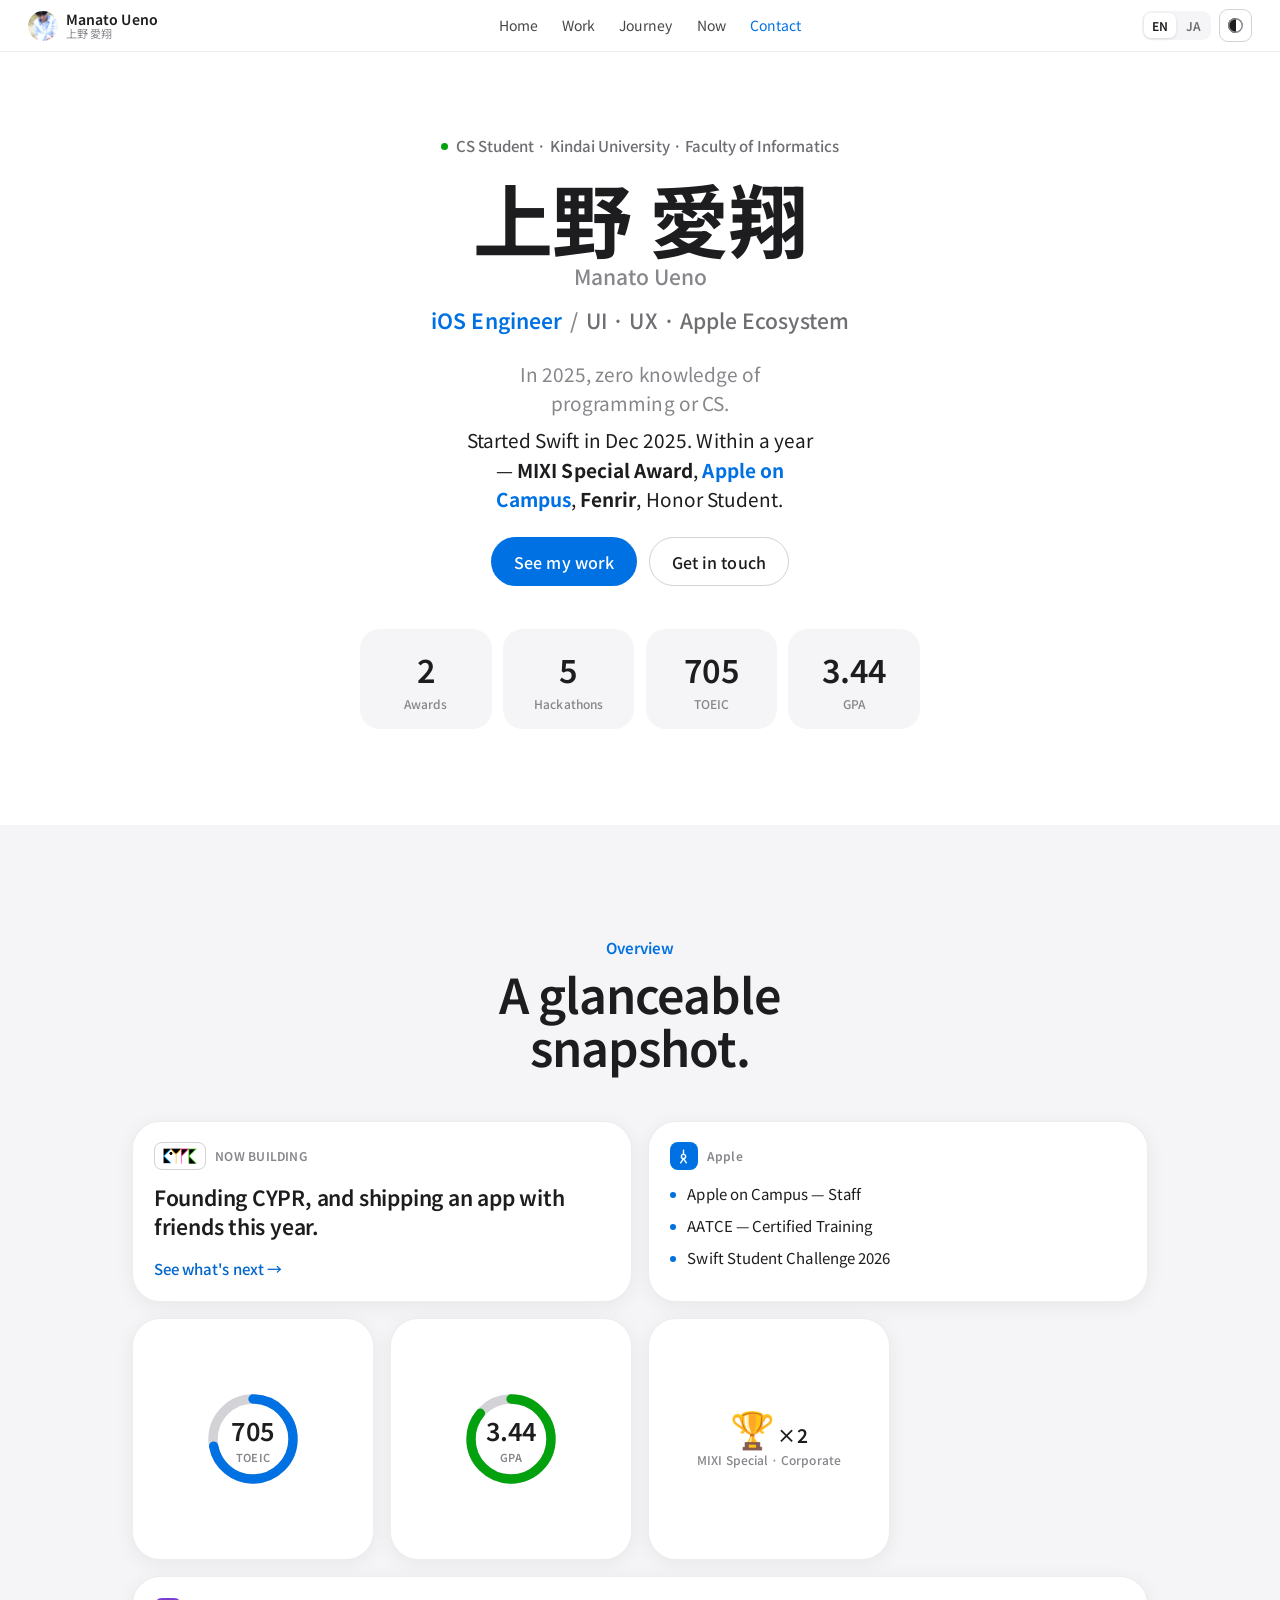
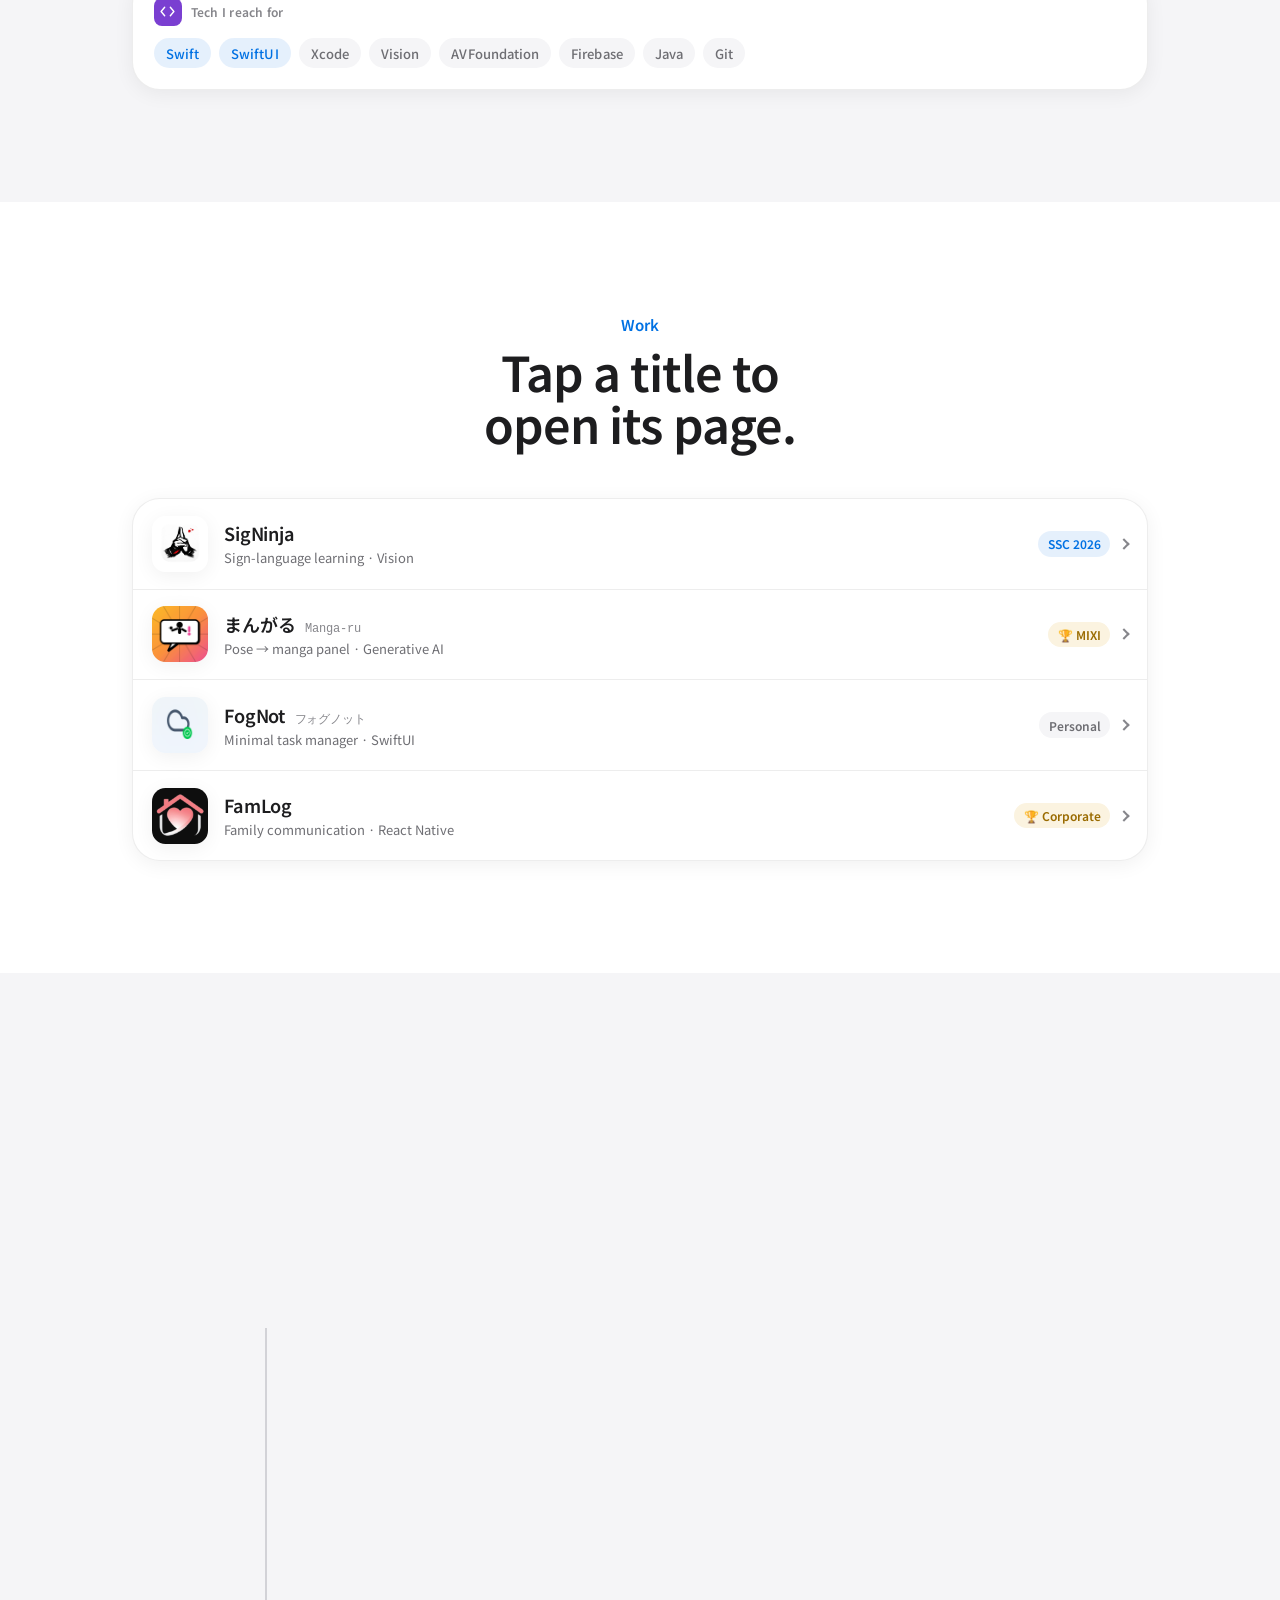
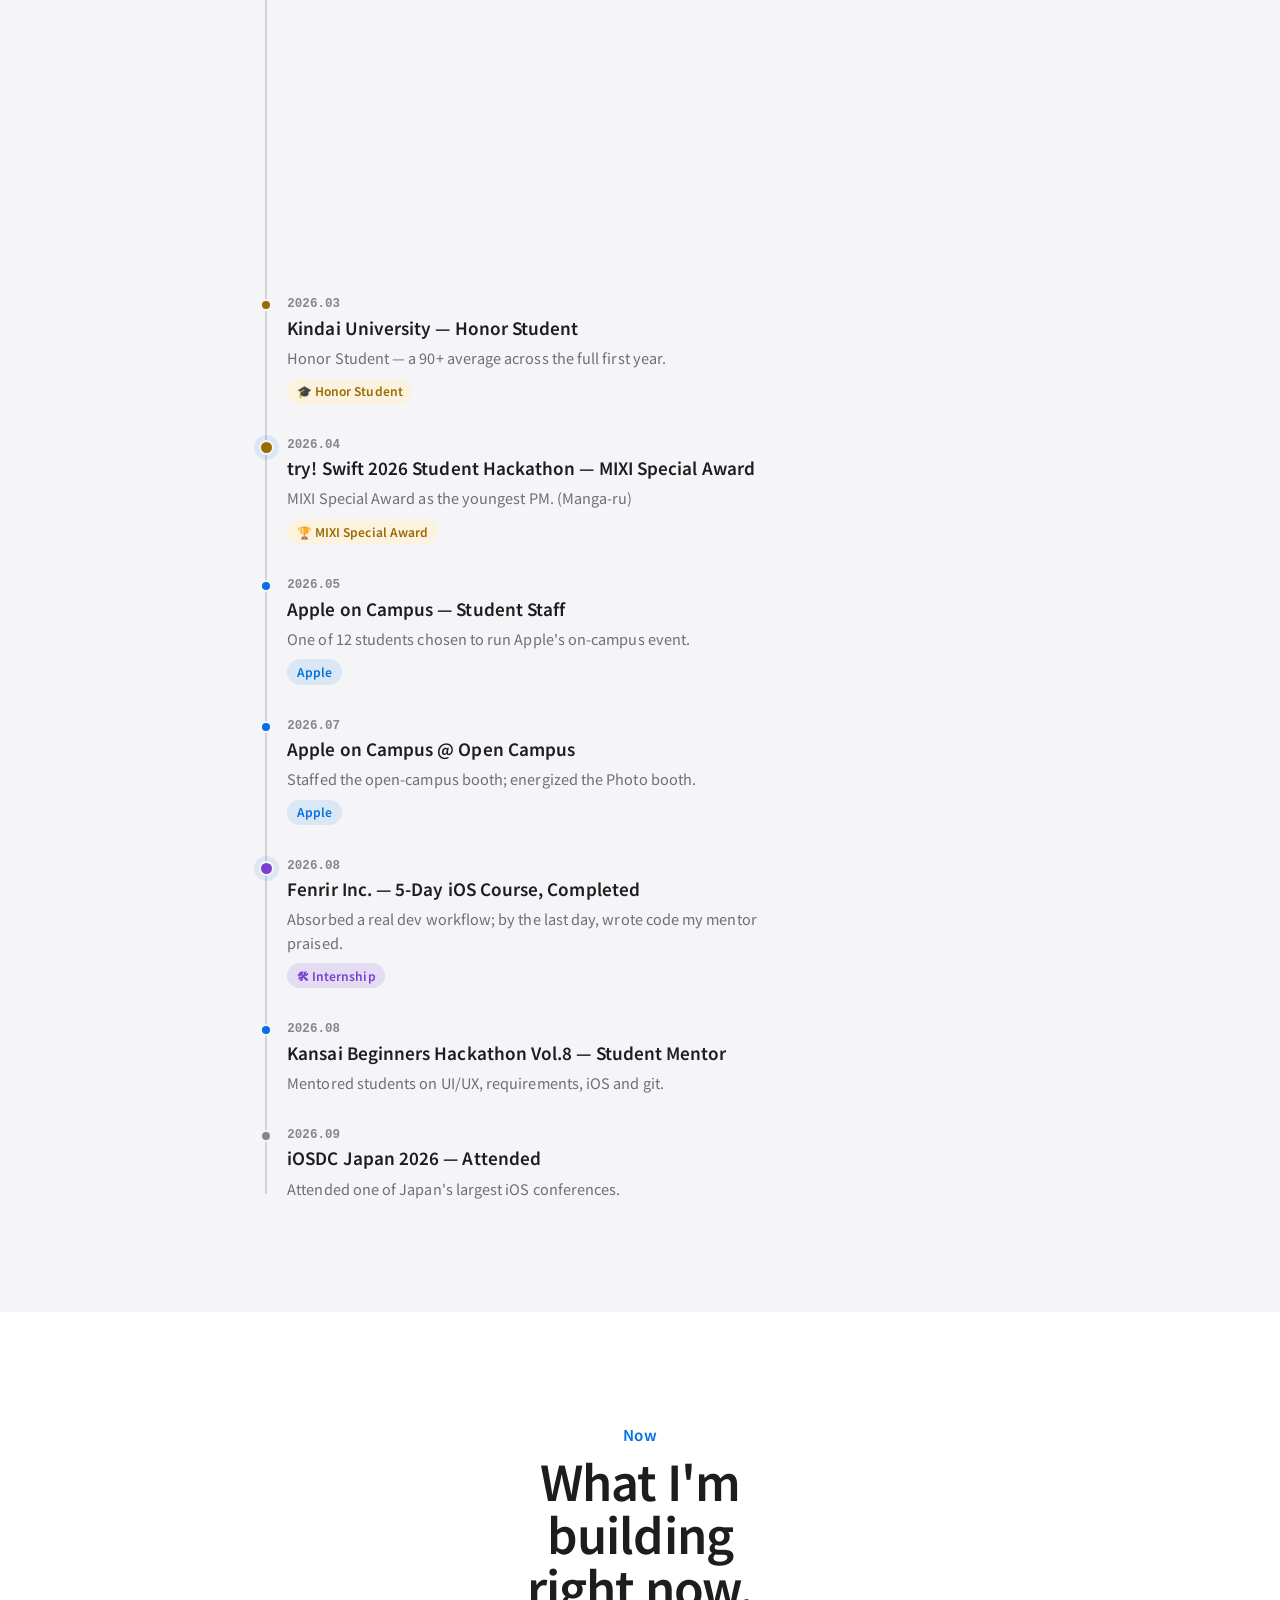
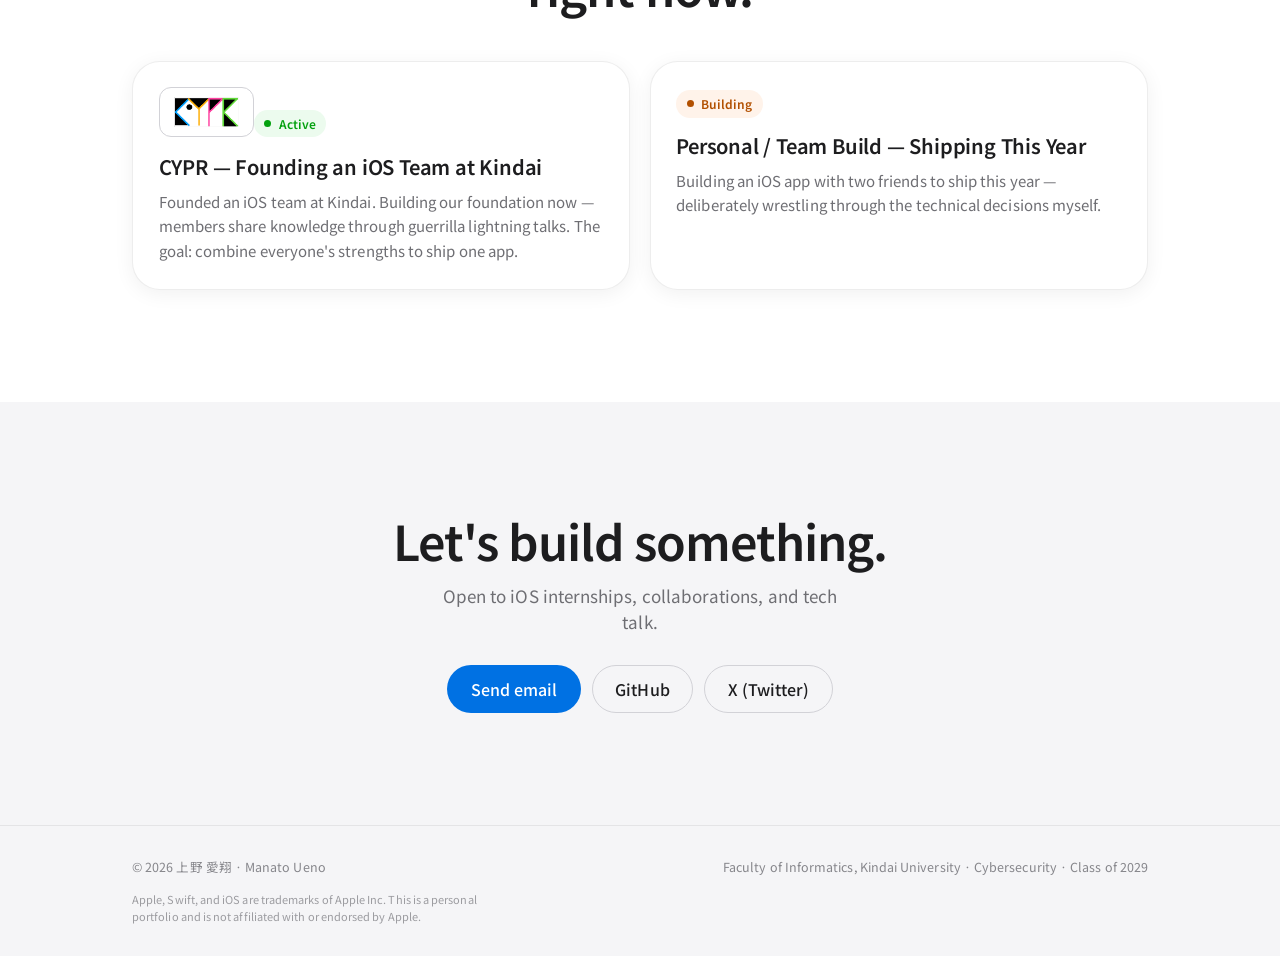
<file: index.html>
<!DOCTYPE html>
<html lang="ja">
<head>
<meta charset="UTF-8">
<meta name="viewport" content="width=device-width, initial-scale=1.0, viewport-fit=cover">
<title>上野 愛翔 — iOS Engineer</title>
<meta name="description" content="上野 愛翔 (Manato Ueno) — iOSエンジニアを目指す近畿大学 情報学部の学生。ポートフォリオ。">
<link rel="preconnect" href="https://fonts.googleapis.com">
<link rel="preconnect" href="https://fonts.gstatic.com" crossorigin>
<link rel="stylesheet" href="https://fonts.googleapis.com/css2?family=Noto+Sans+JP:wght@400;500;700&display=swap">
<link rel="stylesheet" href="css/style.css">
</head>
<body data-lang="ja">

<a href="#work" class="skip-link" data-en="Skip to content" data-ja="本文へスキップ">本文へスキップ</a>

<!-- ══ NAV (status bar / floating glass) ══ -->
<nav class="nav" aria-label="Primary">
  <a href="#top" class="nav-logo">
    <img class="nav-avatar" src="assets/images/profile.jpg" alt="">
    <span class="nav-name">
      <span class="nn-en">Manato Ueno</span>
      <span class="nn-ja">上野 愛翔</span>
    </span>
  </a>

  <ul class="nav-links" id="nav-links">
    <li><a href="#home"    data-en="Home"    data-ja="ホーム">ホーム</a></li>
    <li><a href="#work"    data-en="Work"    data-ja="制作物">制作物</a></li>
    <li><a href="#journey" data-en="Journey" data-ja="軌跡">軌跡</a></li>
    <li><a href="#now"     data-en="Now"     data-ja="現在">現在</a></li>
    <li><a href="#contact" data-en="Contact" data-ja="連絡先">連絡先</a></li>
  </ul>

  <div class="nav-right">
    <div class="seg" role="group" aria-label="Language">
      <button type="button" class="seg-btn" data-lang="en">EN</button>
      <button type="button" class="seg-btn is-on" data-lang="ja">JA</button>
    </div>
    <button type="button" class="icon-btn" id="theme-btn" aria-label="外観モードを切り替え" title="外観モード">
      <span class="theme-glyph" aria-hidden="true"></span>
    </button>
    <button type="button" class="icon-btn nav-burger" id="nav-burger" aria-label="メニュー" aria-expanded="false" aria-controls="nav-links">
      <span></span><span></span>
    </button>
  </div>
</nav>

<span id="top"></span>

<main>

<!-- ══ HERO (lock screen) ══ -->
<header class="hero" id="hero">
  <div class="wrap hero-inner">
    <div class="hero-eyebrow">
      <span class="dot"></span>
      <span data-en="CS Student · Kindai University · Faculty of Informatics" data-ja="近畿大学 情報学部 · サイバーセキュリティコース">近畿大学 情報学部 · サイバーセキュリティコース</span>
    </div>

    <h1 class="hero-name">
      <span class="hn-ja">上野 愛翔</span>
      <span class="hn-en">Manato Ueno</span>
    </h1>

    <p class="hero-role">
      <span class="role-key">iOS Engineer</span>
      <span class="role-sep">/</span>
      <span data-en="UI · UX · Apple Ecosystem" data-ja="UI・UX・Appleエコシステム">UI・UX・Appleエコシステム</span>
    </p>

    <div class="hero-story">
      <p class="story-line story-zero"
         data-en="In 2025, zero knowledge of programming or CS."
         data-ja="2025年、プログラミングもCSも知識ゼロ。">2025年、プログラミングもCSも知識ゼロ。</p>
      <p class="story-line story-one"
         data-en="Started Swift in Dec 2025. Within a year — <b>MIXI Special Award</b>, <b class='ac'>Apple on Campus</b>, <b>Fenrir</b>, Honor Student."
         data-ja="2025年12月にSwiftを書き始め、約1年で <b>MIXI特別賞</b>・<b class='ac'>Apple on Campus</b>・<b>フェンリル修了</b>・特待生。">2025年12月にSwiftを書き始め、約1年で <b>MIXI特別賞</b>・<b class="ac">Apple on Campus</b>・<b>フェンリル修了</b>・特待生。</p>
    </div>

    <div class="hero-cta">
      <a href="#work" class="btn btn-primary" data-en="See my work" data-ja="制作物を見る">制作物を見る</a>
      <a href="#contact" class="btn btn-ghost" data-en="Get in touch" data-ja="連絡する">連絡する</a>
    </div>

    <!-- Lock-screen complications / stats -->
    <div class="complications" aria-label="Highlights">
      <div class="comp">
        <span class="comp-num">2</span>
        <span class="comp-lbl" data-en="Awards" data-ja="受賞">受賞</span>
      </div>
      <div class="comp">
        <span class="comp-num">5</span>
        <span class="comp-lbl" data-en="Hackathons" data-ja="ハッカソン">ハッカソン</span>
      </div>
      <div class="comp">
        <span class="comp-num">705</span>
        <span class="comp-lbl">TOEIC</span>
      </div>
      <div class="comp">
        <span class="comp-num">3.44</span>
        <span class="comp-lbl" data-en="GPA" data-ja="GPA">GPA</span>
      </div>
    </div>
  </div>
</header>

<!-- ══ HOME SCREEN (bento widgets + app icons) ══ -->
<section class="section" id="home">
  <div class="wrap">
    <div class="sec-head">
      <span class="sec-eyebrow" data-en="Overview" data-ja="概要">概要</span>
      <h2 class="sec-title" data-en="A glanceable snapshot." data-ja="ひと目でわかる、いまの全体像。">ひと目でわかる、いまの全体像。</h2>
    </div>

    <div class="bento">
      <article class="widget w-lg w-now">
        <div class="w-head">
          <span class="w-logo" aria-hidden="true"><img src="assets/images/cypr_logo.png" alt=""></span>
          <span class="w-kicker" data-en="NOW BUILDING" data-ja="いま作っているもの">いま作っているもの</span>
        </div>
        <p class="w-title" data-en="Founding CYPR, and shipping an app with friends this year."
           data-ja="CYPRを立ち上げ、年内に友人とアプリをリリース。">CYPRを立ち上げ、年内に友人とアプリをリリース。</p>
        <a class="w-link" href="#now" data-en="See what's next →" data-ja="現在の活動を見る →">現在の活動を見る →</a>
      </article>

      <article class="widget w-md w-apple">
        <div class="w-head">
          <span class="w-symbol sym-apple" aria-hidden="true"></span>
          <span class="w-kicker">Apple</span>
        </div>
        <ul class="w-list">
          <li data-en="Apple on Campus — Staff" data-ja="Apple on Campus スタッフ">Apple on Campus スタッフ</li>
          <li data-en="AATCE — Certified Training" data-ja="AATCE 受講中">AATCE 受講中</li>
          <li data-en="Swift Student Challenge 2026" data-ja="Swift Student Challenge 2026">Swift Student Challenge 2026</li>
        </ul>
      </article>

      <article class="widget w-sm w-ring">
        <svg class="ring" viewBox="0 0 72 72" aria-hidden="true">
          <circle class="ring-bg" cx="36" cy="36" r="30"></circle>
          <circle class="ring-fg" cx="36" cy="36" r="30" style="--p:0.72"></circle>
        </svg>
        <div class="ring-center"><span class="ring-num">705</span><span class="ring-lbl">TOEIC</span></div>
      </article>

      <article class="widget w-sm w-ring">
        <svg class="ring" viewBox="0 0 72 72" aria-hidden="true">
          <circle class="ring-bg" cx="36" cy="36" r="30"></circle>
          <circle class="ring-fg fg-2" cx="36" cy="36" r="30" style="--p:0.86"></circle>
        </svg>
        <div class="ring-center"><span class="ring-num">3.44</span><span class="ring-lbl">GPA</span></div>
      </article>

      <article class="widget w-sm w-stat">
        <span class="stat-big">🏆<span>×2</span></span>
        <span class="stat-cap" data-en="MIXI Special · Corporate" data-ja="MIXI特別賞 · 企業賞">MIXI特別賞 · 企業賞</span>
      </article>

      <article class="widget w-wide w-tech">
        <div class="w-head">
          <span class="w-symbol sym-tech" aria-hidden="true"></span>
          <span class="w-kicker" data-en="Tech I reach for" data-ja="よく使う技術">よく使う技術</span>
        </div>
        <div class="chips">
          <span class="chip pri">Swift</span>
          <span class="chip pri">SwiftUI</span>
          <span class="chip">Xcode</span>
          <span class="chip">Vision</span>
          <span class="chip">AVFoundation</span>
          <span class="chip">Firebase</span>
          <span class="chip">Java</span>
          <span class="chip">Git</span>
        </div>
      </article>
    </div>

  </div>
</section>

<!-- ══ WORK (App Store list → detail sheet) ══ -->
<section class="section" id="work">
  <div class="wrap">
    <div class="sec-head">
      <span class="sec-eyebrow" data-en="Work" data-ja="制作物">制作物</span>
      <h2 class="sec-title" data-en="Tap a title to open its page." data-ja="タイトルを押すと、そのページが開きます。">タイトルを押すと、そのページが開きます。</h2>
    </div>

    <ul class="app-list" id="app-list">
      <li>
        <button type="button" class="app-row" data-proj="signinja">
          <img class="row-icon" src="assets/images/app_icon.png" alt="">
          <span class="row-main">
            <span class="row-name">SigNinja</span>
            <span class="row-sub" data-en="Sign-language learning · Vision" data-ja="手話学習アプリ · Vision">手話学習アプリ · Vision</span>
          </span>
          <span class="row-meta">
            <span class="row-tag t-apple">SSC 2026</span>
            <span class="chev" aria-hidden="true"></span>
          </span>
        </button>
      </li>
      <li>
        <button type="button" class="app-row" data-proj="mangaru">
          <img class="row-icon" src="assets/images/mangaru_icon.png" alt="">
          <span class="row-main">
            <span class="row-name">まんがる <span class="row-name-sub">Manga-ru</span></span>
            <span class="row-sub" data-en="Pose → manga panel · Generative AI" data-ja="ポーズを漫画に · 生成AI">ポーズを漫画に · 生成AI</span>
          </span>
          <span class="row-meta">
            <span class="row-tag t-award">🏆 MIXI</span>
            <span class="chev" aria-hidden="true"></span>
          </span>
        </button>
      </li>
      <li>
        <button type="button" class="app-row" data-proj="fognot">
          <img class="row-icon" src="assets/images/fognot_icon.png" alt="">
          <span class="row-main">
            <span class="row-name">FogNot <span class="row-name-sub">フォグノット</span></span>
            <span class="row-sub" data-en="Minimal task manager · SwiftUI" data-ja="ミニマル課題管理 · SwiftUI">ミニマル課題管理 · SwiftUI</span>
          </span>
          <span class="row-meta">
            <span class="row-tag" data-en="Personal" data-ja="個人開発">個人開発</span>
            <span class="chev" aria-hidden="true"></span>
          </span>
        </button>
      </li>
      <li>
        <button type="button" class="app-row" data-proj="famlog">
          <img class="row-icon" src="assets/images/famlog_icon.png" alt="">
          <span class="row-main">
            <span class="row-name">FamLog</span>
            <span class="row-sub" data-en="Family communication · React Native" data-ja="家族コミュニケーション · React Native">家族コミュニケーション · React Native</span>
          </span>
          <span class="row-meta">
            <span class="row-tag t-award">🏆 <span data-en="Corporate" data-ja="企業賞">企業賞</span></span>
            <span class="chev" aria-hidden="true"></span>
          </span>
        </button>
      </li>
    </ul>
  </div>

  <!-- ── Hidden detail sources (cloned into the sheet on tap) ── -->
  <div class="proj-src" id="src-signinja" hidden>
    <div class="detail-head">
      <img class="detail-icon" src="assets/images/app_icon.png" alt="SigNinja app icon">
      <div class="detail-headtext">
        <h3 class="detail-name">SigNinja</h3>
        <p class="detail-sub" data-en="Solo · Swift Student Challenge 2026" data-ja="個人開発 · Swift Student Challenge 2026 提出作">個人開発 · Swift Student Challenge 2026 提出作</p>
        <div class="chips"><span class="chip pri">SwiftUI</span><span class="chip pri">Vision</span><span class="chip pri">CoreML</span><span class="chip">AVFoundation</span></div>
      </div>
    </div>
    <p class="detail-tag" data-en="“Lower the barrier to sign language — learn it like ninja training.”"
       data-ja="「手話学習のハードルを下げる — 修行のように、手で覚える。」">「手話学習のハードルを下げる — 修行のように、手で覚える。」</p>
    <div class="shots">
      <figure class="phone"><span class="notch" aria-hidden="true"></span><img src="assets/images/sign.png" alt="SigNinja — hand-sign detection" loading="lazy"></figure>
      <figure class="phone"><span class="notch" aria-hidden="true"></span><img src="assets/images/start.png" alt="SigNinja — onboarding" loading="lazy"></figure>
      <figure class="phone"><span class="notch" aria-hidden="true"></span><img src="assets/images/collections.png" alt="SigNinja — sign collection" loading="lazy"></figure>
    </div>
    <p class="detail-desc"
       data-en="Vision reads hand poses in real time; you form each sign inside a ninja-training journey. Sign language, learned through the body."
       data-ja="Visionが手のポーズをリアルタイムに認識。忍者修行のメタファーで、印を結びながら手話を身体で覚えるiOSアプリ。">Visionが手のポーズをリアルタイムに認識。忍者修行のメタファーで、印を結びながら手話を身体で覚えるiOSアプリ。</p>

    <div class="detail-block">
      <span class="detail-block-lbl" data-en="Why I built it" data-ja="なぜ作ったか">なぜ作ったか</span>
      <p data-en="Many people start learning sign language but quit. I bet a body-driven “I did it” experience — not rote memorization — would stick, so I framed it as ninja training."
         data-ja="手話は学び始めても続かない人が多い。暗記ではなく、身体を動かして「できた」を積む体験なら続くと考え、忍者修行という遊びに落とし込んだ。">手話は学び始めても続かない人が多い。暗記ではなく、身体を動かして「できた」を積む体験なら続くと考え、忍者修行という遊びに落とし込んだ。</p>
    </div>
    <div class="detail-block">
      <span class="detail-block-lbl" data-en="Craft" data-ja="こだわり">こだわり</span>
      <ul class="detail-points">
        <li data-en="Real-time hand-pose detection with Vision — you actually form each sign with your hands, no tapping shortcut." data-ja="Visionのハンドポーズ推定でリアルタイム判定。タップに逃げず、実際に手で印を結ばせる。">Visionのハンドポーズ推定でリアルタイム判定。タップに逃げず、実際に手で印を結ばせる。</li>
        <li data-en="A ninja-training metaphor makes progress visible and keeps you coming back." data-ja="修行のメタファーで進捗を可視化し、また続けたくなる設計にした。">修行のメタファーで進捗を可視化し、また続けたくなる設計にした。</li>
        <li data-en="On-device processing, so it works offline." data-ja="オンデバイス処理で、オフラインでも動く。">オンデバイス処理で、オフラインでも動く。</li>
      </ul>
    </div>

    <p class="detail-status"><span class="status-dot"></span><span data-en="In development for App Store release" data-ja="App Storeリリースに向けて開発中">App Storeリリースに向けて開発中</span></p>
  </div>

  <div class="proj-src" id="src-mangaru" hidden>
    <div class="detail-head">
      <img class="detail-icon" src="assets/images/mangaru_icon.png" alt="まんがる app icon">
      <div class="detail-headtext">
        <h3 class="detail-name">まんがる <span class="detail-name-sub">Manga-ru</span></h3>
        <p class="detail-sub" data-en="PM · Team Lead · try! Swift 2026 (International Team)" data-ja="PM・チームリーダー · try! Swift 2026 学生ハッカソン（国際チーム）">PM・チームリーダー · try! Swift 2026 学生ハッカソン（国際チーム）</p>
        <div class="chips"><span class="chip pri">SwiftUI</span><span class="chip pri">Vision</span><span class="chip pri">OpenAI API</span><span class="chip">CoreImage</span></div>
      </div>
      <span class="case-award">🏆 MIXI 特別賞</span>
    </div>
    <p class="detail-tag" data-en="“Turn an everyday moment into shared laughter.”"
       data-ja="「日常の何気ない瞬間を、みんなで笑える場面に変える。」">「日常の何気ない瞬間を、みんなで笑える場面に変える。」</p>
    <div class="shots">
      <figure class="phone"><span class="notch" aria-hidden="true"></span><img src="assets/images/mangaru.jpg" alt="まんがる — generated manga panel" loading="lazy"></figure>
    </div>
    <p class="detail-desc"
       data-en="Turns a friend's pose into a manga panel with AI. Vision crops the subject, then AI composites the background and speech bubble — in seconds."
       data-ja="友人のポーズを生成AIが漫画のワンシーンに。Visionで切り抜き、背景とセリフをAIが数秒で合成する。">友人のポーズを生成AIが漫画のワンシーンに。Visionで切り抜き、背景とセリフをAIが数秒で合成する。</p>

    <div class="detail-block">
      <span class="detail-block-lbl" data-en="Why I built it" data-ja="なぜ作ったか">なぜ作ったか</span>
      <p data-en="I wanted an app that makes people laugh, not one that shows off tech — sharing a single everyday moment and laughing together on the spot."
         data-ja="技術のためのアプリではなく、人が笑うためのアプリを作りたかった。日常の一瞬を一枚で共有して、その場で笑い合える体験を目指した。">技術のためのアプリではなく、人が笑うためのアプリを作りたかった。日常の一瞬を一枚で共有して、その場で笑い合える体験を目指した。</p>
    </div>

    <div class="insight">
      <span class="insight-lbl" data-en="PM Decision" data-ja="PMの意思決定">PMの意思決定</span>
      <p data-en="Stuck on AR mid-hackathon, I called it: <b>users want to laugh, not cutting-edge tech.</b> We pivoted to 2D compositing — and it won the MIXI Special Award."
         data-ja="開発中盤、ARで難航。「<b>ユーザーが求めるのは最先端ではなく、笑いだ。</b>」と判断し2D合成へピボット。それがMIXI特別賞に繋がった。">開発中盤、ARで難航。「<b>ユーザーが求めるのは最先端ではなく、笑いだ。</b>」と判断し2D合成へピボット。それがMIXI特別賞に繋がった。</p>
    </div>
  </div>

  <div class="proj-src" id="src-fognot" hidden>
    <div class="detail-head">
      <img class="detail-icon" src="assets/images/fognot_icon.png" alt="FogNot app icon">
      <div class="detail-headtext">
        <h3 class="detail-name">FogNot <span class="detail-name-sub">フォグノット</span></h3>
        <p class="detail-sub" data-en="Solo · Design + iOS Development · Personal Project" data-ja="ソロ · デザイン + iOS開発 · 個人開発">ソロ · デザイン + iOS開発 · 個人開発</p>
        <div class="chips"><span class="chip pri">SwiftUI</span><span class="chip pri">Firebase</span><span class="chip pri">EventKit</span><span class="chip pri">WidgetKit</span><span class="chip">App Groups</span></div>
      </div>
    </div>
    <p class="detail-tag" data-en="forget × fog × not — “Clear the fog of assignments.”"
       data-ja="forget × fog × not — 「課題の霧を晴らす。」">forget × fog × not — 「課題の霧を晴らす。」</p>
    <div class="shots">
      <figure class="phone"><span class="notch" aria-hidden="true"></span><img src="assets/images/fn-home.png" alt="FogNot — home" loading="lazy"></figure>
      <figure class="phone"><span class="notch" aria-hidden="true"></span><img src="assets/images/fn-calendar.png" alt="FogNot — calendar" loading="lazy"></figure>
    </div>
    <p class="detail-desc"
       data-en="A minimal task manager for students — just title and deadline. Firebase for shared lists, EventKit calendar sync, a WidgetKit Home Screen widget."
       data-ja="タイトルと期限だけのミニマルな課題管理アプリ。Firebaseで共同編集、EventKitでカレンダー同期、WidgetKitでホーム画面に締切を常駐。">タイトルと期限だけのミニマルな課題管理アプリ。Firebaseで共同編集、EventKitでカレンダー同期、WidgetKitでホーム画面に締切を常駐。</p>

    <div class="detail-block">
      <span class="detail-block-lbl" data-en="Why I built it" data-ja="なぜ作ったか">なぜ作ったか</span>
      <p data-en="Every task manager I tried was too feature-heavy and I never kept it up. What I actually wanted was just title and deadline — so I cut everything else."
         data-ja="既存の課題管理アプリはどれも多機能すぎて、入力が面倒で自分が続かなかった。本当に欲しかったのは『タイトルと期限だけ』。だから徹底的に削った。">既存の課題管理アプリはどれも多機能すぎて、入力が面倒で自分が続かなかった。本当に欲しかったのは「タイトルと期限だけ」。だから徹底的に削った。</p>
    </div>

    <span class="detail-block-lbl" data-en="Craft" data-ja="こだわり">こだわり</span>
    <ul class="feat">
      <li><b data-en="Frictionless capture" data-ja="サクッと追加">サクッと追加</b><span data-en="Two fields, no friction — for the exact moment a deadline is announced." data-ja="タイトルと期限の2項目だけ。発表された瞬間に迷わず追加できる。">タイトルと期限の2項目だけ。発表された瞬間に迷わず追加できる。</span></li>
      <li><b data-en="Calendar auto-sync" data-ja="カレンダー自動連携">カレンダー自動連携</b><span data-en="EventKit writes every task into the system calendar." data-ja="EventKitで標準カレンダーに自動書き込み。">EventKitで標準カレンダーに自動書き込み。</span></li>
      <li><b data-en="Home Screen Widget" data-ja="ホーム画面ウィジェット">ホーム画面ウィジェット</b><span data-en="The next deadlines, always on the Home Screen." data-ja="直近の締切をホーム画面に常駐。">直近の締切をホーム画面に常駐。</span></li>
    </ul>
  </div>

  <div class="proj-src" id="src-famlog" hidden>
    <div class="detail-head">
      <img class="detail-icon" src="assets/images/famlog_icon.png" alt="FamLog app icon">
      <div class="detail-headtext">
        <h3 class="detail-name">FamLog</h3>
        <p class="detail-sub" data-en="Team · Kansai Beginners Hackathon Vol.7" data-ja="チーム開発 · 関西ビギナーズハッカソン Vol.7">チーム開発 · 関西ビギナーズハッカソン Vol.7</p>
        <div class="chips"><span class="chip pri">React Native</span><span class="chip">Expo</span><span class="chip">AI</span></div>
      </div>
      <span class="case-award">🏆 <span data-en="Corporate Award" data-ja="企業賞">企業賞</span></span>
    </div>
    <p class="detail-tag" data-en="“Turn a child's small win into the family's conversation.”"
       data-ja="「子供の小さな『できた！』を、家族の会話に変える。」">「子供の小さな『できた！』を、家族の会話に変える。」</p>
    <p class="detail-desc"
       data-en="A family app that shares kids' small wins. AI writes the captions and a weekly recap. Corporate Award, built 3 months into coding."
       data-ja="子供の「できた！」を家族で共有するアプリ。AIが投稿文と週次まとめを生成。学習3ヶ月・初対面チームで企業賞を受賞。">子供の「できた！」を家族で共有するアプリ。AIが投稿文と週次まとめを生成。学習3ヶ月・初対面チームで企業賞を受賞。</p>

    <div class="detail-block">
      <span class="detail-block-lbl" data-en="Why I built it" data-ja="なぜ作ったか">なぜ作ったか</span>
      <p data-en="A child's small wins tend to slip by at home. I wanted to share those little successes so they spark family conversation."
         data-ja="子供の「できた！」は家庭で流れてしまいがち。小さな成功を家族で共有して、会話のきっかけにしたかった。">子供の「できた！」は家庭で流れてしまいがち。小さな成功を家族で共有して、会話のきっかけにしたかった。</p>
    </div>
    <div class="detail-block">
      <span class="detail-block-lbl" data-en="Craft" data-ja="こだわり">こだわり</span>
      <ul class="detail-points">
        <li data-en="AI writes the captions and a weekly news-style recap to spark conversation." data-ja="AIが投稿文と週次ニュース風まとめを生成し、会話の起点をつくる。">AIが投稿文と週次ニュース風まとめを生成し、会話の起点をつくる。</li>
        <li data-en="Simple enough for a child to post." data-ja="子供でも投稿できるシンプルな操作。">子供でも投稿できるシンプルな操作。</li>
      </ul>
    </div>

    <p class="detail-links"><a href="https://github.com/uchiyama886/KBH2025_TEAM05" target="_blank" rel="noopener">GitHub →</a></p>
  </div>

  <!-- ── Detail sheet ── -->
  <div class="sheet" id="sheet" hidden role="dialog" aria-modal="true" aria-label="Project detail">
    <div class="sheet-scrim" data-close></div>
    <div class="sheet-panel">
      <div class="sheet-grabber" aria-hidden="true"></div>
      <header class="sheet-bar">
        <button type="button" class="sheet-back" data-close>
          <span class="back-chev" aria-hidden="true"></span>
          <span data-en="Work" data-ja="制作物">制作物</span>
        </button>
      </header>
      <div class="sheet-body" id="sheet-body"></div>
    </div>
  </div>
</section>

<!-- ══ JOURNEY (timeline) ══ -->
<section class="section" id="journey">
  <div class="wrap">
    <div class="sec-head">
      <span class="sec-eyebrow" data-en="Journey" data-ja="軌跡">軌跡</span>
      <h2 class="sec-title" data-en="From zero to here — 2025 → 2026." data-ja="ゼロから、ここまで — 2025 → 2026。">ゼロから、ここまで — 2025 → 2026。</h2>
    </div>
    <ol class="timeline" id="timeline"></ol>
  </div>
</section>

<!-- ══ NOW ══ -->
<section class="section" id="now">
  <div class="wrap">
    <div class="sec-head">
      <span class="sec-eyebrow" data-en="Now" data-ja="現在">現在</span>
      <h2 class="sec-title" data-en="What I'm building right now." data-ja="いま、取り組んでいること。">いま、取り組んでいること。</h2>
    </div>
    <div class="now-grid" id="now-grid"></div>
  </div>
</section>

<!-- ══ CONTACT ══ -->
<section class="section" id="contact">
  <div class="wrap">
    <div class="contact-card">
      <h2 class="contact-title" data-en="Let's build something." data-ja="一緒に、何か作りましょう。">一緒に、何か作りましょう。</h2>
      <p class="contact-lede"
         data-en="Open to iOS internships, collaborations, and tech talk."
         data-ja="iOSインターン・共同開発・技術交流など、お気軽に。">iOSインターン・共同開発・技術交流など、お気軽に。</p>
      <div class="contact-actions">
        <a class="btn btn-primary" href="mailto:tonama1226@gmail.com" data-en="Send email" data-ja="メールを送る">メールを送る</a>
        <a class="btn btn-ghost" href="https://github.com/manasuta" target="_blank" rel="noopener">GitHub</a>
        <a class="btn btn-ghost" href="https://x.com/manato65340" target="_blank" rel="noopener">X (Twitter)</a>
      </div>
    </div>
  </div>
</section>

</main>

<footer class="footer">
  <div class="wrap">
    <div class="footer-inner">
      <span>© 2026 上野 愛翔 · Manato Ueno</span>
      <span data-en="Faculty of Informatics, Kindai University · Cybersecurity · Class of 2029"
            data-ja="近畿大学 情報学部 情報学科 サイバーセキュリティコース · 2029年卒業見込み">近畿大学 情報学部 情報学科 サイバーセキュリティコース · 2029年卒業見込み</span>
    </div>
    <p class="footer-note"
       data-en="Apple, Swift, and iOS are trademarks of Apple Inc. This is a personal portfolio and is not affiliated with or endorsed by Apple."
       data-ja="Apple、Swift、iOS などは Apple Inc. の商標です。本サイトは個人のポートフォリオであり、Appleとは一切関係ありません。">Apple、Swift、iOS などは Apple Inc. の商標です。本サイトは個人のポートフォリオであり、Appleとは一切関係ありません。</p>
  </div>
</footer>

<script src="js/data.js"></script>
<script src="js/main.js"></script>
</body>
</html>
</file>
<file: css/style.css>
/* ============================================================
   上野 愛翔 — Portfolio
   Clean, apple.com-inspired. Whitespace as the divider.
   System-adaptive light/dark · EN/JA.
   Tokens & scale referenced from apple.com/jp measurements:
   #1D1D1F text · #0071E3 blue · #F5F5F7 band · #86868B / #6E6E73
   gray · #D2D2D7 hairline · 28px card radius · 980px pill.
   ============================================================ */

*, *::before, *::after { box-sizing: border-box; margin: 0; padding: 0; }

/* ── Tokens: LIGHT ── */
:root {
  color-scheme: light;

  --bg:       #FFFFFF;
  --bg-alt:   #F5F5F7;   /* alternating section band */
  --card:     #FFFFFF;
  --fill:     #F5F5F7;   /* chips, inner tiles */
  --fill-2:   #FAFAFC;

  --text:     #1D1D1F;
  --text-2:   #6E6E73;
  --muted:    #86868B;
  --line:     #D2D2D7;
  --line-soft: rgba(0,0,0,0.07);

  --accent:      #0071E3;
  --link:        #0066CC;
  --accent-soft: rgba(0,113,227,0.10);
  --accent-line: rgba(0,113,227,0.24);

  --good:  #03A10E;  --good-bg: #ECFBEE;
  --warn:  #B25000;  --warn-bg: #FFF3EA;
  --gold:  #9A6B00;  --gold-bg: #FBF3E0;
  --purple:#7A3FD1;

  --nav-bg: rgba(255,255,255,0.72);
  --scrim:  rgba(0,0,0,0.42);

  --shadow:    0 4px 20px rgba(0,0,0,0.06);
  --shadow-lg: 0 20px 56px rgba(0,0,0,0.14);

  --sans: -apple-system, BlinkMacSystemFont, "SF Pro Text", "SF Pro Display",
          "Hiragino Sans", "Hiragino Kaku Gothic ProN", "Noto Sans JP",
          "Helvetica Neue", system-ui, sans-serif;
  --mono: "SF Mono", ui-monospace, "JetBrains Mono", Menlo, monospace;

  --wrap: 1060px;
  --r:    28px;   /* standard card */
  --r-sm: 20px;
  --r-lg: 36px;
  --pill: 980px;
  --ease: cubic-bezier(0.28, 0.11, 0.32, 1);
}

/* ── DARK via system preference (unless an explicit light choice) ── */
@media (prefers-color-scheme: dark) {
  :root:not([data-theme="light"]) {
    color-scheme: dark;
    --bg:       #000000;
    --bg-alt:   #0B0B0C;
    --card:     #1C1C1E;
    --fill:     #2C2C2E;
    --fill-2:   #242426;

    --text:     #F5F5F7;
    --text-2:   #A1A1A6;
    --muted:    #86868B;
    --line:     rgba(255,255,255,0.16);
    --line-soft: rgba(255,255,255,0.10);

    --accent:      #0A84FF;
    --link:        #2997FF;
    --accent-soft: rgba(10,132,255,0.18);
    --accent-line: rgba(10,132,255,0.40);

    --good:  #30D158;  --good-bg: rgba(48,209,88,0.16);
    --warn:  #FF9F0A;  --warn-bg: rgba(255,159,10,0.16);
    --gold:  #FFD426;  --gold-bg: rgba(255,212,38,0.16);
    --purple:#BF5AF2;

    --nav-bg: rgba(22,22,24,0.72);
    --scrim:  rgba(0,0,0,0.6);

    --shadow:    0 4px 20px rgba(0,0,0,0.5);
    --shadow-lg: 0 24px 60px rgba(0,0,0,0.6);
  }
}

/* ── DARK via explicit toggle ── */
:root[data-theme="dark"] {
  color-scheme: dark;
  --bg:       #000000;
  --bg-alt:   #0B0B0C;
  --card:     #1C1C1E;
  --fill:     #2C2C2E;
  --fill-2:   #242426;

  --text:     #F5F5F7;
  --text-2:   #A1A1A6;
  --muted:    #86868B;
  --line:     rgba(255,255,255,0.16);
  --line-soft: rgba(255,255,255,0.10);

  --accent:      #0A84FF;
  --link:        #2997FF;
  --accent-soft: rgba(10,132,255,0.18);
  --accent-line: rgba(10,132,255,0.40);

  --good:  #30D158;  --good-bg: rgba(48,209,88,0.16);
  --warn:  #FF9F0A;  --warn-bg: rgba(255,159,10,0.16);
  --gold:  #FFD426;  --gold-bg: rgba(255,212,38,0.16);
  --purple:#BF5AF2;

  --nav-bg: rgba(22,22,24,0.72);
  --scrim:  rgba(0,0,0,0.6);

  --shadow:    0 4px 20px rgba(0,0,0,0.5);
  --shadow-lg: 0 24px 60px rgba(0,0,0,0.6);
}

html { scroll-behavior: smooth; -webkit-text-size-adjust: 100%; scroll-padding-top: 72px; }
body {
  background: var(--bg);
  color: var(--text);
  font-family: var(--sans);
  font-size: 17px;
  line-height: 1.5;
  letter-spacing: 0.004em;
  -webkit-font-smoothing: antialiased;
  text-rendering: optimizeLegibility;
  overflow-x: hidden;
}
a { color: inherit; text-decoration: none; }
img { max-width: 100%; display: block; }
button { font-family: inherit; color: inherit; cursor: pointer; }
::selection { background: var(--accent); color: #fff; }
:focus-visible { outline: 2px solid var(--accent); outline-offset: 2px; border-radius: 6px; }

.wrap { width: 100%; max-width: var(--wrap); margin-inline: auto; padding-inline: 22px; }

.skip-link { position: fixed; top: 8px; left: 8px; z-index: 500; background: var(--accent); color: #fff;
  padding: .6rem 1rem; border-radius: 10px; transform: translateY(-160%); transition: transform .2s var(--ease); }
.skip-link:focus { transform: translateY(0); }

/* ══ NAV (Apple local-nav: translucent blur) ══ */
.nav {
  position: fixed; top: 0; left: 0; right: 0; z-index: 300;
  display: flex; align-items: center; justify-content: space-between; gap: 1rem;
  height: calc(52px + env(safe-area-inset-top, 0px));
  padding: 0 clamp(16px, 4vw, 28px);
  padding-top: env(safe-area-inset-top, 0px);
  background: var(--nav-bg);
  -webkit-backdrop-filter: saturate(180%) blur(20px);
  backdrop-filter: saturate(180%) blur(20px);
  border-bottom: 1px solid var(--line-soft);
}
.nav-logo { display: flex; align-items: center; gap: .5rem; min-width: 0; }
.nav-avatar { width: 30px; height: 30px; border-radius: 50%; object-fit: cover; object-position: center 15%; flex-shrink: 0; }
.nav-name { display: flex; flex-direction: column; line-height: 1.1; }
.nn-en { font-weight: 600; font-size: 14px; }
.nn-ja { font-size: 11px; color: var(--muted); }

.nav-links { display: flex; gap: .1rem; list-style: none; }
.nav-links a { display: block; font-size: 14px; font-weight: 400; color: var(--text); opacity: .82;
  padding: .4rem .7rem; border-radius: 8px; transition: opacity .15s, background .15s; }
.nav-links a:hover { opacity: 1; background: var(--fill); }
.nav-links a.is-active { color: var(--accent); opacity: 1; }

.nav-right { display: flex; align-items: center; gap: .5rem; }
.seg { display: inline-flex; padding: 2px; gap: 2px; background: var(--fill); border-radius: 9px; }
.seg-btn { border: 0; background: transparent; color: var(--text-2); font-size: 12px; font-weight: 600;
  padding: .25rem .5rem; border-radius: 7px; transition: all .18s var(--ease); }
.seg-btn.is-on { background: var(--card); color: var(--text); box-shadow: 0 1px 3px rgba(0,0,0,.12); }
.icon-btn { width: 33px; height: 33px; display: grid; place-items: center; border: 1px solid var(--line);
  background: var(--card); border-radius: 9px; transition: transform .15s; }
.icon-btn:active { transform: scale(.94); }
.theme-glyph { width: 15px; height: 15px; border-radius: 50%;
  background: linear-gradient(90deg, var(--text) 0 50%, transparent 50%);
  box-shadow: inset 0 0 0 1.5px var(--muted); }
.nav-burger { display: none; flex-direction: column; align-items: center; justify-content: center; gap: 4px; }
.nav-burger span { width: 15px; height: 1.6px; background: var(--text); border-radius: 2px; transition: .25s var(--ease); }
.nav-burger[aria-expanded="true"] span:nth-child(1) { transform: translateY(3px) rotate(45deg); }
.nav-burger[aria-expanded="true"] span:nth-child(2) { transform: translateY(-2.6px) rotate(-45deg); }

/* ══ HERO ══ */
.hero { padding-top: clamp(96px, 15vh, 150px); padding-bottom: clamp(3rem, 8vw, 6rem); text-align: center; }
.hero-inner { display: flex; flex-direction: column; align-items: center; gap: 1.1rem; max-width: 760px; }
.hero-eyebrow { display: inline-flex; align-items: center; gap: .5rem; font-size: 15px; font-weight: 500; color: var(--text-2); }
.hero-eyebrow .dot { width: 7px; height: 7px; border-radius: 50%; background: var(--good); }
.hero-name { line-height: 1.05; letter-spacing: -0.025em; }
.hn-ja { display: block; font-size: clamp(44px, 10vw, 80px); font-weight: 700; }
.hn-en { display: block; font-size: clamp(16px, 3vw, 21px); font-weight: 500; color: var(--muted); margin-top: .4rem; letter-spacing: 0; }
.hero-role { display: flex; flex-wrap: wrap; justify-content: center; gap: .5rem; font-size: clamp(17px, 3.4vw, 21px); color: var(--text-2); font-weight: 500; }
.role-key { color: var(--accent); font-weight: 600; }
.role-sep { color: var(--muted); }
.hero-story { display: flex; flex-direction: column; gap: .45rem; max-width: 40ch; margin-top: .3rem; }
.story-line { font-size: clamp(16px, 3.4vw, 19px); line-height: 1.55; }
.story-zero { color: var(--muted); }
.story-one { color: var(--text); }
.story-one b { font-weight: 700; }
.story-one b.ac { color: var(--accent); }
.story-path { font-family: var(--mono); font-size: 12.5px; color: var(--muted); letter-spacing: 0; margin-top: .1rem; }
.hero-cta { display: flex; flex-wrap: wrap; justify-content: center; gap: .7rem; margin-top: .4rem; }

.btn { display: inline-flex; align-items: center; justify-content: center; font-weight: 500; font-size: 16px;
  padding: .7rem 1.4rem; border-radius: var(--pill); border: 1px solid transparent; transition: transform .12s var(--ease), background .18s, border-color .18s, color .18s; }
.btn:active { transform: scale(.98); }
.btn-primary { background: var(--accent); color: #fff; }
.btn-primary:hover { background: color-mix(in srgb, var(--accent) 88%, #000); }
.btn-ghost { background: transparent; border-color: var(--line); color: var(--text); }
.btn-ghost:hover { border-color: var(--text-2); }

.complications { display: grid; grid-template-columns: repeat(4, 1fr); gap: .7rem; margin-top: 1.6rem; width: 100%; max-width: 560px; }
.comp { display: flex; flex-direction: column; align-items: center; gap: .1rem; background: var(--fill);
  border-radius: var(--r-sm); padding: 1rem .5rem; }
.comp-num { font-size: clamp(24px, 6vw, 32px); font-weight: 600; letter-spacing: -0.02em; font-variant-numeric: tabular-nums; }
.comp-lbl { font-size: 12px; color: var(--muted); font-weight: 500; }

/* ══ SECTION shell + alternating bands ══ */
.section { padding-block: clamp(3.4rem, 9vw, 7rem); }
#home, #journey, #contact { background: var(--bg-alt); }
.sec-head { text-align: center; max-width: 40ch; margin: 0 auto clamp(2rem, 5vw, 3rem); }
.sec-eyebrow { display: block; font-size: 15px; font-weight: 600; color: var(--accent); margin-bottom: .5rem; }
.sec-title { font-size: clamp(28px, 5.5vw, 48px); font-weight: 600; letter-spacing: -0.02em; line-height: 1.1; text-wrap: balance; }

/* Reveal (staggered fade-in, from a visible resting state) */
.reveal { opacity: 1; }
.js .reveal { opacity: 0; transform: translateY(24px); transition: opacity .7s var(--ease), transform .7s var(--ease); }
.js .reveal.in { opacity: 1; transform: none; }
.js .bento .widget { transition-delay: calc(var(--i, 0) * 60ms); }

/* ══ OVERVIEW — bento cards (clean, no glass) ══ */
.bento { display: grid; grid-template-columns: repeat(4, 1fr); gap: 1rem; }
.widget { position: relative; border-radius: var(--r); background: var(--card); box-shadow: var(--shadow);
  border: 1px solid var(--line-soft); padding: 1.3rem; overflow: hidden; }
.w-lg { grid-column: span 2; grid-row: span 2; }
.w-md { grid-column: span 2; grid-row: span 2; }
.w-sm { grid-column: span 1; aspect-ratio: 1 / 1; display: flex; flex-direction: column; align-items: center; justify-content: center; }
.w-wide { grid-column: span 4; }
.w-head { display: flex; align-items: center; gap: .55rem; margin-bottom: .8rem; }
.w-kicker { font-size: 12px; font-weight: 600; letter-spacing: .02em; color: var(--muted); }
.w-symbol { width: 28px; height: 28px; border-radius: 8px; flex-shrink: 0; background-size: 17px 17px; background-position: center; background-repeat: no-repeat; }
.sym-apple { background-color: var(--accent); background-image: url("data:image/svg+xml;utf8,<svg xmlns='http://www.w3.org/2000/svg' viewBox='0 0 24 24' fill='none' stroke='white' stroke-width='2' stroke-linecap='round' stroke-linejoin='round'><circle cx='12' cy='12' r='3'/><path d='M12 3v6M12 15l4 6M12 15l-4 6'/></svg>"); }
.sym-tech  { background-color: var(--purple); background-image: url("data:image/svg+xml;utf8,<svg xmlns='http://www.w3.org/2000/svg' viewBox='0 0 24 24' fill='none' stroke='white' stroke-width='2' stroke-linecap='round' stroke-linejoin='round'><path d='M8 6 3 12l5 6M16 6l5 6-5 6'/></svg>"); }
.w-logo { display: inline-flex; align-items: center; background: #fff; border: 1px solid var(--line); border-radius: 8px; padding: .3rem .5rem; }
.w-logo img { height: 16px; width: auto; display: block; }
.w-now { display: flex; flex-direction: column; }
.w-now .w-title { font-size: clamp(17px, 2.3vw, 21px); font-weight: 600; letter-spacing: -0.01em; line-height: 1.4; }
.w-now .w-link { margin-top: auto; padding-top: 1rem; color: var(--link); font-weight: 500; font-size: 15px; }
.w-list { list-style: none; display: flex; flex-direction: column; gap: .6rem; }
.w-list li { position: relative; padding-left: 1.1rem; font-size: 15px; color: var(--text); }
.w-list li::before { content: ""; position: absolute; left: 0; top: .58em; width: 6px; height: 6px; border-radius: 50%; background: var(--accent); }

.w-ring { }
.ring { width: 76%; max-width: 96px; transform: rotate(-90deg); }
.ring-bg { fill: none; stroke: var(--line); stroke-width: 7; }
.ring-fg { fill: none; stroke: var(--accent); stroke-width: 7; stroke-linecap: round; stroke-dasharray: 188.5; stroke-dashoffset: calc(188.5 * (1 - var(--p))); }
.ring-fg.fg-2 { stroke: var(--good); }
.w-ring { position: relative; }
.ring-center { position: absolute; inset: 0; display: flex; flex-direction: column; align-items: center; justify-content: center; }
.ring-num { font-size: clamp(19px, 4.6vw, 25px); font-weight: 600; letter-spacing: -0.02em; font-variant-numeric: tabular-nums; }
.ring-lbl { font-size: 11px; font-weight: 600; color: var(--muted); }
.w-stat { gap: .35rem; text-align: center; }
.stat-big { font-size: 36px; line-height: 1; display: inline-flex; align-items: baseline; }
.stat-big span { font-size: 19px; font-weight: 600; margin-left: 2px; }
.stat-cap { font-size: 12px; color: var(--muted); font-weight: 500; }

.chips { display: flex; flex-wrap: wrap; gap: .5rem; }
.chip { font-size: 13px; font-weight: 500; padding: .32rem .75rem; border-radius: var(--pill); background: var(--fill); color: var(--text-2); }
.chip.pri { color: var(--accent); background: var(--accent-soft); }

/* ══ WORK — list → detail sheet ══ */
.app-list { list-style: none; border-radius: var(--r); background: var(--card); box-shadow: var(--shadow);
  border: 1px solid var(--line-soft); overflow: hidden; }
.app-list li + li .app-row { border-top: 1px solid var(--line-soft); }
.app-row { width: 100%; display: flex; align-items: center; gap: 1rem; padding: 1.05rem 1.2rem;
  background: transparent; border: 0; text-align: left; transition: background .15s var(--ease); }
.app-row:hover { background: var(--fill); }
.app-row:active { background: var(--accent-soft); }
.row-icon { width: 56px; height: 56px; border-radius: 24%; flex-shrink: 0; object-fit: cover; box-shadow: var(--shadow); }
.row-main { flex: 1; min-width: 0; display: flex; flex-direction: column; gap: .12rem; }
.row-name { font-size: 18px; font-weight: 600; letter-spacing: -.01em; }
.row-name-sub { font-family: var(--mono); font-size: 12px; font-weight: 400; color: var(--muted); margin-left: .35rem; }
.row-sub { font-size: 13px; color: var(--text-2); }
.row-meta { display: flex; align-items: center; gap: .6rem; flex-shrink: 0; }
.row-tag { font-size: 12px; font-weight: 600; padding: .26rem .6rem; border-radius: var(--pill); white-space: nowrap; color: var(--text-2); background: var(--fill); }
.row-tag.t-award { color: var(--gold);   background: var(--gold-bg); }
.row-tag.t-apple { color: var(--accent); background: var(--accent-soft); }
.chev { width: 8px; height: 8px; border-right: 2px solid var(--muted); border-top: 2px solid var(--muted); transform: rotate(45deg); flex-shrink: 0; }

.proj-src { display: none; }
.sheet { position: fixed; inset: 0; z-index: 400; display: flex; align-items: flex-end; justify-content: center; }
.sheet[hidden] { display: none; }
.sheet-scrim { position: absolute; inset: 0; background: var(--scrim); -webkit-backdrop-filter: blur(4px); backdrop-filter: blur(4px);
  opacity: 0; transition: opacity .35s var(--ease); }
.sheet.open .sheet-scrim { opacity: 1; }
.sheet-panel { position: relative; width: 100%; max-width: 780px; height: 92vh; background: var(--card);
  border-radius: var(--r) var(--r) 0 0; box-shadow: var(--shadow-lg); display: flex; flex-direction: column; overflow: hidden;
  transform: translateY(101%); transition: transform .42s var(--ease); }
.sheet.open .sheet-panel { transform: translateY(0); }
.sheet-grabber { width: 38px; height: 5px; border-radius: 3px; background: var(--line); margin: .6rem auto .1rem; flex-shrink: 0; }
.sheet-bar { display: flex; align-items: center; padding: .3rem 1rem .5rem; flex-shrink: 0; }
.sheet-back { display: inline-flex; align-items: center; gap: .35rem; border: 0; background: transparent; color: var(--accent); font-size: 16px; font-weight: 500; padding: .3rem .2rem; }
.back-chev { width: 9px; height: 9px; border-left: 2px solid var(--accent); border-bottom: 2px solid var(--accent); transform: rotate(45deg); }
.sheet-body { flex: 1; overflow-y: auto; -webkit-overflow-scrolling: touch; padding: .2rem clamp(18px, 4vw, 34px) calc(34px + env(safe-area-inset-bottom, 0px)); }
@media (min-width: 720px) { .sheet { align-items: center; } .sheet-panel { height: 88vh; border-radius: var(--r); } }

.detail-head { display: flex; align-items: flex-start; gap: 1rem; flex-wrap: wrap; margin-bottom: 1.2rem; }
.detail-head.no-icon { justify-content: space-between; }
.detail-icon { width: 68px; height: 68px; border-radius: 24%; flex-shrink: 0; box-shadow: var(--shadow); }
.detail-headtext { min-width: 0; }
.detail-name { font-size: clamp(24px, 5vw, 32px); font-weight: 600; letter-spacing: -.02em; }
.detail-name-sub { font-family: var(--mono); font-size: 13px; font-weight: 400; color: var(--muted); margin-left: .4rem; }
.detail-sub { font-size: 13px; color: var(--text-2); margin: .2rem 0 .8rem; }
.detail-tag { font-size: clamp(17px, 3vw, 20px); font-weight: 600; margin-bottom: 1.2rem; line-height: 1.45; }
.detail-desc { font-size: 16px; color: var(--text-2); line-height: 1.6; margin: 1.2rem 0; }
.detail-status { display: inline-flex; align-items: center; gap: .5rem; font-size: 14px; font-weight: 500; color: var(--text-2);
  background: var(--fill); padding: .45rem .85rem; border-radius: var(--pill); }
.detail-links { margin-top: .7rem; }
.detail-links a { color: var(--link); font-weight: 500; font-size: 15px; }
.case-award { font-size: 13px; font-weight: 600; color: var(--gold); white-space: nowrap; background: var(--gold-bg); padding: .32rem .7rem; border-radius: var(--pill); }
.status-dot { width: 8px; height: 8px; border-radius: 50%; background: var(--good); box-shadow: 0 0 0 4px color-mix(in srgb, var(--good) 22%, transparent); animation: pulse 2.2s var(--ease) infinite; }
@keyframes pulse { 50% { box-shadow: 0 0 0 7px transparent; } }

.insight { margin: 1.2rem 0 .3rem; padding: 1rem 1.1rem; border-radius: var(--r-sm); background: var(--accent-soft); }
.insight-lbl { display: inline-block; font-size: 12px; font-weight: 600; color: var(--accent); margin-bottom: .4rem; }
.insight p { font-size: 15px; color: var(--text); line-height: 1.6; }
.insight b { font-weight: 700; }
.detail-block { margin-top: 1.5rem; }
.detail-block-lbl { display: block; font-size: 12px; font-weight: 600; letter-spacing: .04em; text-transform: uppercase; color: var(--muted); margin-bottom: .55rem; }
.detail-block > p { font-size: 15px; color: var(--text-2); line-height: 1.65; }
.detail-points { list-style: none; display: flex; flex-direction: column; gap: .6rem; }
.detail-points li { position: relative; padding-left: 1.1rem; font-size: 15px; color: var(--text-2); line-height: 1.6; }
.detail-points li::before { content: ""; position: absolute; left: 0; top: .62em; width: 6px; height: 6px; border-radius: 50%; background: var(--accent); }
.detail-points b { color: var(--text); font-weight: 600; }

.feat { list-style: none; display: flex; flex-direction: column; gap: .7rem; margin-top: .3rem; }
.feat li { display: flex; flex-direction: column; }
.feat b { font-size: 15px; font-weight: 600; }
.feat span { font-size: 14px; color: var(--text-2); }

.shots { display: flex; gap: .9rem; overflow-x: auto; padding: .3rem 0 1rem; scroll-snap-type: x mandatory; }
.phone { position: relative; flex: 0 0 auto; width: 200px; aspect-ratio: 9 / 19.5; scroll-snap-align: center;
  background: #0a0a0c; border-radius: 34px; padding: 7px; box-shadow: var(--shadow-lg); }
.phone img { width: 100%; height: 100%; object-fit: cover; border-radius: 27px; background: #000; }
.notch { position: absolute; top: 14px; left: 50%; transform: translateX(-50%); z-index: 2; width: 34%; height: 20px; background: #0a0a0c; border-radius: 0 0 12px 12px; }
body.sheet-open { overflow: hidden; }

/* ══ JOURNEY — timeline ══ */
.timeline { list-style: none; position: relative; padding-left: 1.7rem; max-width: 760px; margin: 0 auto; }
.timeline::before { content: ""; position: absolute; left: 5px; top: 6px; bottom: 6px; width: 2px; background: var(--line); }
.tl-item { position: relative; padding-bottom: 2rem; }
.tl-item:last-child { padding-bottom: 0; }
.tl-dot { position: absolute; left: -1.7rem; top: 4px; width: 12px; height: 12px; border-radius: 50%; background: var(--muted); border: 2px solid var(--bg-alt); }
.tl-dot.k-award  { background: var(--gold); }
.tl-dot.k-apple  { background: var(--accent); }
.tl-dot.k-spark  { background: var(--good); }
.tl-dot.k-intern { background: var(--purple); }
.tl-dot.k-mentor { background: var(--accent); }
.tl-item.featured .tl-dot { width: 15px; height: 15px; left: calc(-1.7rem - 1.5px); box-shadow: 0 0 0 5px var(--accent-soft); }
.tl-date { font-family: var(--mono); font-size: 12.5px; font-weight: 600; color: var(--muted); }
.tl-title { font-size: 17px; font-weight: 600; margin-top: .1rem; line-height: 1.4; }
.tl-body { font-size: 14.5px; color: var(--text-2); margin-top: .4rem; line-height: 1.6; max-width: 60ch; }
.tl-mark { display: inline-block; margin-top: .6rem; font-size: 12px; font-weight: 600; padding: .22rem .6rem; border-radius: var(--pill); }
.tl-mark.m-award  { color: var(--gold);   background: var(--gold-bg); }
.tl-mark.m-apple  { color: var(--accent); background: var(--accent-soft); }
.tl-mark.m-intern { color: var(--purple); background: color-mix(in srgb, var(--purple) 14%, transparent); }

/* ══ NOW ══ */
.now-grid { display: grid; grid-template-columns: 1fr 1fr; gap: 1.2rem; }
.now-card { background: var(--card); border: 1px solid var(--line-soft); border-radius: var(--r); padding: 1.6rem; box-shadow: var(--shadow); }
.now-logo { display: inline-flex; background: #fff; border: 1px solid var(--line); border-radius: 12px; padding: .55rem .9rem; margin-bottom: 1rem; }
.now-logo img { height: 30px; width: auto; display: block; }
.now-status { display: inline-flex; align-items: center; gap: .45rem; font-size: 12px; font-weight: 600; padding: .3rem .65rem; border-radius: var(--pill); margin-bottom: .9rem; }
.now-status.s-active   { color: var(--good); background: var(--good-bg); }
.now-status.s-building { color: var(--warn); background: var(--warn-bg); }
.now-status .nd { width: 7px; height: 7px; border-radius: 50%; background: currentColor; }
.now-title { font-size: 20px; font-weight: 600; letter-spacing: -0.01em; line-height: 1.35; margin-bottom: .6rem; }
.now-body { font-size: 15px; color: var(--text-2); line-height: 1.65; }

/* ══ CONTACT ══ */
.contact-card { text-align: center; max-width: 620px; margin: 0 auto; }
.contact-title { font-size: clamp(28px, 5.5vw, 48px); font-weight: 600; letter-spacing: -0.02em; line-height: 1.1; }
.contact-lede { font-size: 17px; color: var(--text-2); max-width: 46ch; margin: 1rem auto 1.8rem; line-height: 1.55; }
.contact-actions { display: flex; flex-wrap: wrap; justify-content: center; gap: .7rem; }

/* ══ FOOTER ══ */
.footer { background: var(--bg-alt); border-top: 1px solid var(--line-soft); padding-block: 2rem; padding-bottom: calc(2rem + env(safe-area-inset-bottom, 0px)); }
.footer-inner { display: flex; flex-wrap: wrap; justify-content: space-between; gap: .5rem; font-size: 12.5px; color: var(--muted); }
.footer-note { margin-top: .9rem; font-size: 11px; line-height: 1.5; color: var(--muted); opacity: .8; max-width: 60ch; }

/* ══ RESPONSIVE ══ */
@media (max-width: 860px) {
  .nav-links { position: fixed; inset: 0 0 auto 0; top: 0; flex-direction: column; gap: .2rem;
    padding: calc(60px + env(safe-area-inset-top,0px)) 22px 20px; background: var(--bg);
    border-bottom: 1px solid var(--line); box-shadow: 0 12px 30px rgba(0,0,0,.14);
    transform: translateY(-102%); transition: transform .3s var(--ease); }
  .nav-links.open { transform: translateY(0); }
  .nav-links a { font-size: 16px; padding: .7rem .9rem; }
  .nav-burger { display: inline-flex; }
  .now-grid { grid-template-columns: 1fr; }
}
@media (max-width: 560px) {
  .wrap { padding-inline: 16px; }
  .bento { grid-template-columns: repeat(2, 1fr); gap: .8rem; }
  .w-lg, .w-md { grid-column: span 2; grid-row: auto; }
  .w-wide { grid-column: span 2; }
  .widget { padding: 1.1rem; }
  .complications { grid-template-columns: repeat(2, 1fr); }
  .footer-inner { flex-direction: column; }

  /* Work rows: keep tidy on small phones */
  .app-row { gap: .75rem; padding: .9rem 1rem; }
  .row-icon { width: 48px; height: 48px; }
  .row-name { font-size: 16px; }
  .row-sub { font-size: 12px; }

  /* Detail sheet: single phone fills the width */
  .shots { gap: .6rem; }
  .phone { width: min(72vw, 220px); }
}

@media (max-width: 380px) {
  .nav { padding-inline: 12px; gap: .5rem; }
  .nav-avatar { width: 26px; height: 26px; }
  .seg-btn { padding: .25rem .4rem; }
  .row-meta { gap: .4rem; }
  .row-tag { font-size: 11px; padding: .22rem .5rem; }
  .hero-story { max-width: 100%; }
}

/* ══ MOTION / TRANSPARENCY prefs ══ */
@media (prefers-reduced-motion: reduce) {
  * { animation-duration: .001ms !important; animation-iteration-count: 1 !important; transition-duration: .001ms !important; scroll-behavior: auto !important; }
  .js .reveal { opacity: 1; transform: none; }
}
@media (prefers-reduced-transparency: reduce) {
  .nav, .nav-links { -webkit-backdrop-filter: none; backdrop-filter: none; background: var(--bg); }
  .sheet-scrim { -webkit-backdrop-filter: none; backdrop-filter: none; }
}
</file>
